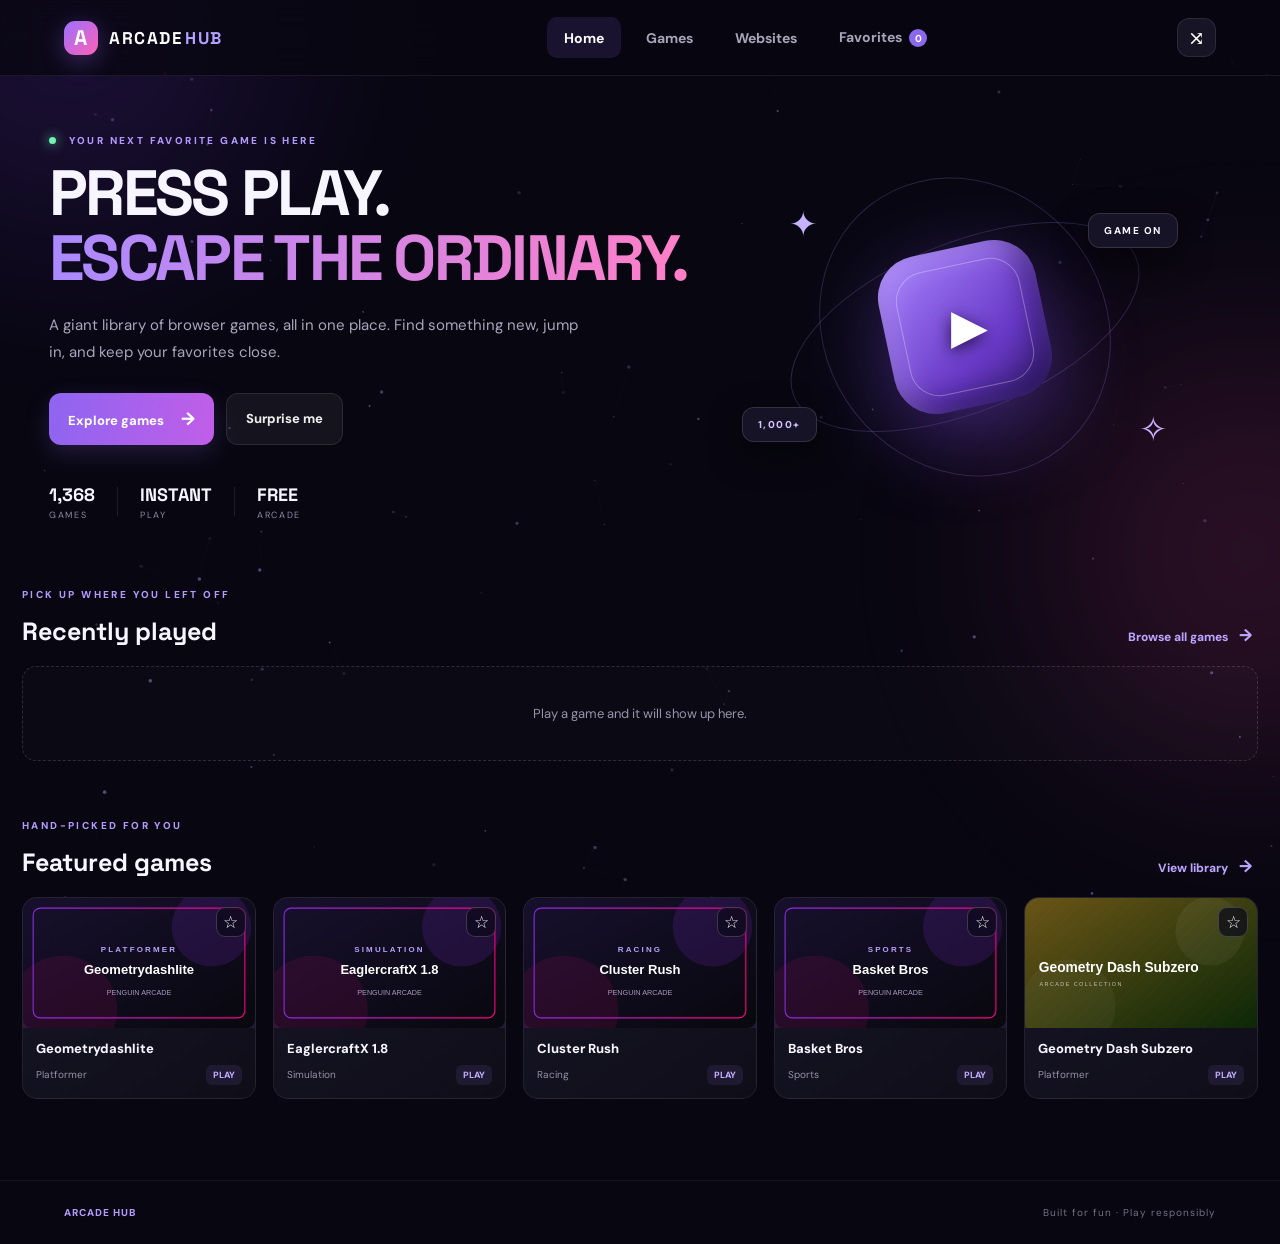
<file: index.html>
<!doctype html>
<html lang="en">
<head>
  <meta charset="utf-8">
  <meta name="viewport" content="width=device-width,initial-scale=1">
  <meta name="theme-color" content="#090811">
  <meta name="description" content="A personal browser arcade with a huge collection of games.">
  <title>Arcade Hub</title>
  <link rel="icon" href="assets/favicon.svg" type="image/svg+xml">
  <link rel="stylesheet" href="styles.css">
</head>
<body>
  <canvas id="ambient" aria-hidden="true"></canvas>
  <div class="glow glow-a"></div><div class="glow glow-b"></div>
  <header class="topbar">
    <a class="brand" href="#" data-page="home" aria-label="Arcade Hub home">
      <span class="brand-mark">A</span><span>ARCADE<span class="brand-light">HUB</span></span>
    </a>
    <nav class="main-nav">
      <button class="nav-link active" data-page="home">Home</button>
      <button class="nav-link" data-page="games">Games</button>
      <button class="nav-link" data-page="websites">Websites</button>
      <button class="nav-link" data-page="favorites">Favorites <span id="favorite-count" class="nav-count">0</span></button>
    </nav>
    <div class="top-actions">
      <button class="icon-button" id="random-button" title="Play a random game" aria-label="Play a random game">⤨</button>
      <button class="mobile-menu" id="mobile-menu" aria-label="Open menu">☰</button>
    </div>
  </header>

  <main class="shell">
    <section id="home-page" class="page active">
      <section class="hero">
        <div class="hero-copy">
          <div class="eyebrow"><span class="live-dot"></span> YOUR NEXT FAVORITE GAME IS HERE</div>
          <h1>PRESS PLAY.<br><span>ESCAPE THE ORDINARY.</span></h1>
          <p>A giant library of browser games, all in one place. Find something new, jump in, and keep your favorites close.</p>
          <div class="hero-actions">
            <button class="primary-button" data-page="games">Explore games <span>→</span></button>
            <button class="secondary-button" id="surprise-button">Surprise me</button>
          </div>
          <div class="hero-stats">
            <div><strong id="total-games">1,368</strong><span>GAMES</span></div>
            <i></i><div><strong>INSTANT</strong><span>PLAY</span></div><i></i><div><strong>FREE</strong><span>ARCADE</span></div>
          </div>
        </div>
        <div class="hero-art" aria-hidden="true">
          <div class="orbit orbit-one"></div><div class="orbit orbit-two"></div>
          <div class="hero-cube"><span>▶</span></div>
          <div class="float-chip chip-one">GAME ON</div><div class="float-chip chip-two">1,000+</div>
          <div class="spark spark-one">✦</div><div class="spark spark-two">✧</div>
        </div>
      </section>

      <section class="section-block">
        <div class="section-heading">
          <div><div class="eyebrow">PICK UP WHERE YOU LEFT OFF</div><h2>Recently played</h2></div>
          <button class="text-button" data-page="games">Browse all games <span>→</span></button>
        </div>
        <div id="recent-grid" class="game-grid compact-grid"><div class="empty-state">Play a game and it will show up here.</div></div>
      </section>

      <section class="section-block">
        <div class="section-heading">
          <div><div class="eyebrow">HAND-PICKED FOR YOU</div><h2>Featured games</h2></div>
          <button class="text-button" data-page="games">View library <span>→</span></button>
        </div>
        <div id="featured-grid" class="game-grid"></div>
      </section>
    </section>

    <section id="games-page" class="page">
      <div class="page-heading">
        <div><div class="eyebrow">THE FULL COLLECTION</div><h1>Game library</h1><p>Search, filter, and find your next game.</p></div>
        <div class="library-total"><strong id="library-count">1,368</strong><span>GAMES</span></div>
      </div>
      <div class="search-wrap"><span>⌕</span><input id="search" type="search" placeholder="Search games..." autocomplete="off"><kbd>CTRL K</kbd></div>
      <div class="filters" id="filters"></div>
      <div id="games-grid" class="game-grid"></div>
      <div id="no-results" class="empty-state hidden">No games found. Try another search.</div>
      <div id="load-more-wrap" class="load-more-wrap"><button class="secondary-button" id="load-more">Load more games</button></div>
    </section>

    <section id="websites-page" class="page">
      <div class="page-heading">
        <div><div class="eyebrow">YOUR FAVORITE DESTINATIONS</div><h1>Websites</h1><p>Open a site with one click. Links open in this same tab.</p></div>
        <div class="library-total"><strong>10</strong><span>WEBSITES</span></div>
      </div>
      <div class="website-grid" id="website-grid"></div>
    </section>

    <section id="favorites-page" class="page">
      <div class="page-heading"><div><div class="eyebrow">YOUR PERSONAL COLLECTION</div><h1>Favorites</h1><p>Games you have saved for later.</p></div></div>
      <div id="favorites-grid" class="game-grid"></div>
      <div id="favorites-empty" class="empty-state">Tap the ☆ on any game card to save it here.</div>
    </section>
  </main>

  <footer class="footer"><span>ARCADE HUB</span><span>Built for fun · Play responsibly</span></footer>

  <div id="player" class="player hidden" role="dialog" aria-modal="true" aria-label="Game player">
    <div class="player-bar">
      <div class="player-title"><button id="close-player" class="close-button" aria-label="Close game">×</button><strong id="player-name">Game</strong></div>
      <div class="player-controls"><button id="reload-game" title="Reload">↻</button><button id="fullscreen-game" title="Fullscreen">⛶</button></div>
    </div>
    <div class="player-frame-wrap"><iframe id="game-frame" title="Game" allow="autoplay; fullscreen; gamepad; clipboard-read; clipboard-write; pointer-lock" allowfullscreen sandbox="allow-scripts allow-same-origin allow-pointer-lock allow-forms allow-popups allow-downloads allow-modals"></iframe></div>
  </div>

  <script src="app.js"></script>
</body>
</html>
</file>
<file: styles.css>
@import url('https://fonts.googleapis.com/css2?family=DM+Sans:wght@400;500;600;700;800&family=Space+Grotesk:wght@500;600;700&display=swap');
:root{--bg:#080711;--panel:#11101d;--panel2:#171526;--line:rgba(255,255,255,.09);--text:#f7f5ff;--muted:#a5a0b8;--purple:#9b70ff;--pink:#ff61b5;--cyan:#63e7ff;--radius:18px}
*{box-sizing:border-box}
html{scroll-behavior:smooth}
body{margin:0;min-height:100vh;background:var(--bg);color:var(--text);font-family:'DM Sans',sans-serif;overflow-x:hidden}
button,input{font:inherit}
button{cursor:pointer}
#ambient{position:fixed;inset:0;width:100%;height:100%;z-index:-3;pointer-events:none;opacity:.75}
.glow{position:fixed;z-index:-2;width:420px;height:420px;border-radius:50%;filter:blur(110px);opacity:.16;pointer-events:none}
.glow-a{top:-180px;left:-140px;background:#873cff}.glow-b{right:-180px;top:38%;background:#ed3f9c}
.topbar{height:76px;display:flex;align-items:center;justify-content:space-between;padding:0 clamp(18px,5vw,76px);border-bottom:1px solid rgba(255,255,255,.07);background:rgba(8,7,17,.78);backdrop-filter:blur(18px);position:sticky;top:0;z-index:20}
.brand{display:flex;align-items:center;gap:11px;color:#fff;text-decoration:none;font:800 17px 'Space Grotesk',sans-serif;letter-spacing:1.5px}
.brand-mark{width:34px;height:34px;border-radius:11px;display:grid;place-items:center;background:linear-gradient(135deg,var(--purple),var(--pink));box-shadow:0 6px 24px #9b70ff55;font-size:21px}
.brand-light{color:#b5a1ff;margin-left:3px}
.main-nav{display:flex;gap:8px;margin-left:8%}
.nav-link{background:transparent;border:0;color:#a9a4ba;padding:11px 17px;border-radius:10px;font-size:14px;font-weight:700;transition:.2s}
.nav-link:hover,.nav-link.active{background:rgba(155,112,255,.13);color:#fff}
.nav-count{display:inline-grid;place-items:center;min-width:18px;height:18px;padding:0 5px;margin-left:4px;border-radius:99px;background:#8c68ef;color:white;font-size:10px}
.top-actions{display:flex;gap:9px}
.icon-button,.mobile-menu{width:39px;height:39px;border:1px solid var(--line);border-radius:12px;background:#171425;color:#fff;font-size:20px}
.mobile-menu{display:none}
.shell{width:min(1320px,calc(100% - 44px));margin:0 auto}
.page{display:none;animation:fadein .35s ease}.page.active{display:block}
@keyframes fadein{from{opacity:0;transform:translateY(8px)}to{opacity:1;transform:translateY(0)}}
.hero{min-height:470px;display:grid;grid-template-columns:1.1fr .9fr;align-items:center;padding:58px 2.2% 45px;position:relative;overflow:hidden}
.hero-copy{position:relative;z-index:2}
.eyebrow{font-size:10px;letter-spacing:2.4px;font-weight:800;color:#b49aff;margin-bottom:14px}
.live-dot{display:inline-block;width:7px;height:7px;border-radius:50%;background:#72f1b1;box-shadow:0 0 12px #72f1b1;margin-right:8px}
.hero h1,.page-heading h1{font:700 clamp(37px,5vw,65px)/1.02 'Space Grotesk',sans-serif;letter-spacing:-2.7px;margin:0 0 20px}
.hero h1 span{background:linear-gradient(90deg,#a98aff,#ff7fc7);-webkit-background-clip:text;background-clip:text;color:transparent}
.hero p{color:#aaa5bc;max-width:540px;line-height:1.8;font-size:15px;margin:0}
.hero-actions{display:flex;gap:12px;margin-top:27px}
.primary-button,.secondary-button{border:0;border-radius:12px;padding:14px 19px;font-size:13px;font-weight:800;transition:.2s}
.primary-button{background:linear-gradient(100deg,#8d65f1,#c15ee8);color:#fff;box-shadow:0 8px 25px #9b70ff30}
.primary-button:hover{transform:translateY(-2px);filter:brightness(1.12)}
.primary-button span{font-size:18px;margin-left:14px}
.secondary-button{background:rgba(255,255,255,.055);border:1px solid var(--line);color:#eee}
.secondary-button:hover{background:rgba(255,255,255,.1)}
.hero-stats{display:flex;align-items:center;gap:22px;margin-top:38px}
.hero-stats div{display:grid;gap:3px}.hero-stats strong{font:700 18px 'Space Grotesk'}.hero-stats span{font-size:9px;letter-spacing:1.6px;color:#8e89a4}.hero-stats i{width:1px;height:29px;background:var(--line)}
.hero-art{height:360px;position:relative;display:grid;place-items:center}
.orbit{position:absolute;border:1px solid rgba(179,147,255,.2);border-radius:50%;transform:rotate(-22deg)}
.orbit-one{width:370px;height:170px}.orbit-two{width:310px;height:280px;transform:rotate(52deg)}
.hero-cube{width:160px;height:160px;border-radius:42px;display:grid;place-items:center;background:linear-gradient(145deg,#a884ff,#6939c7 65%,#351c70);box-shadow:inset 12px 12px 28px #ffffff26,inset -12px -14px 28px #1a0d3f88,0 25px 85px #7c49e877;transform:rotate(-12deg);animation:float 5s ease-in-out infinite}
.hero-cube:before{content:"";position:absolute;inset:17px;border:1px solid #ffffff4c;border-radius:30px}
.hero-cube span{font-size:48px;color:white;text-shadow:0 4px 16px #29134f;transform:rotate(12deg);margin-left:8px}
@keyframes float{0%,100%{transform:translateY(0) rotate(-12deg)}50%{transform:translateY(-15px) rotate(-8deg)}}
.float-chip{position:absolute;padding:10px 15px;border-radius:12px;background:#171327;border:1px solid #ffffff20;box-shadow:0 12px 32px #0008;font-size:10px;font-weight:800;letter-spacing:1.5px}
.chip-one{top:66px;right:10%}.chip-two{bottom:65px;left:8%;color:#d5c2ff}
.spark{position:absolute;color:#c8b2ff;font-size:34px;animation:twinkle 2.8s ease-in-out infinite}.spark-one{top:55px;left:17%}.spark-two{right:12%;bottom:55px;animation-delay:1s}
@keyframes twinkle{50%{opacity:.35;transform:scale(.7) rotate(30deg)}}
.section-block{padding:22px 0 36px}
.section-heading{display:flex;justify-content:space-between;align-items:end;margin-bottom:19px}
.section-heading h2{font:700 25px 'Space Grotesk';margin:0}
.text-button{background:transparent;border:0;color:#bca5ff;font-size:12px;font-weight:800}.text-button span{font-size:17px;margin-left:8px}
.game-grid{display:grid;grid-template-columns:repeat(5,minmax(0,1fr));gap:17px}
.compact-grid{grid-template-columns:repeat(4,minmax(0,1fr))}
.game-card{min-width:0;background:linear-gradient(145deg,rgba(25,23,41,.95),rgba(15,14,25,.95));border:1px solid rgba(255,255,255,.075);border-radius:15px;overflow:hidden;transition:transform .2s,border-color .2s,box-shadow .2s;cursor:pointer;position:relative}
.game-card:hover{transform:translateY(-5px);border-color:#a17bff88;box-shadow:0 15px 38px #0007,0 0 0 1px #a17bff18}
.card-image{width:100%;aspect-ratio:16/9;display:block;object-fit:cover;background:#211a37}
.card-info{padding:12px 13px 13px}
.card-title{font-size:13px;font-weight:800;white-space:nowrap;overflow:hidden;text-overflow:ellipsis;margin:0 0 8px}
.card-meta{display:flex;align-items:center;justify-content:space-between;color:#9690a8;font-size:10px}
.category-pill{padding:4px 7px;border-radius:6px;background:#a27cff1b;color:#c4adff;font-size:9px;font-weight:800}
.favorite-toggle{position:absolute;top:9px;right:9px;width:30px;height:30px;border:1px solid #ffffff30;border-radius:9px;background:#0b0919b8;color:#fff;font-size:17px;backdrop-filter:blur(8px)}
.favorite-toggle.saved{color:#ff8cc8;border-color:#ff8cc855}
.page-heading{display:flex;justify-content:space-between;align-items:end;padding:55px 1% 25px}
.page-heading h1{font-size:42px;letter-spacing:-1.5px;margin-bottom:8px}
.page-heading p{color:#a7a1b8;margin:0;font-size:14px}
.library-total{display:grid;text-align:right;gap:3px}.library-total strong{font:700 28px 'Space Grotesk'}.library-total span{font-size:9px;letter-spacing:2px;color:#a69abb}
.search-wrap{display:flex;align-items:center;gap:12px;padding:0 16px;height:54px;background:#131120;border:1px solid var(--line);border-radius:13px;margin-bottom:18px}
.search-wrap>span{font-size:27px;color:#bca5ff}.search-wrap input{flex:1;min-width:0;background:transparent;border:0;outline:0;color:#fff;font-size:14px}.search-wrap input::placeholder{color:#777187}.search-wrap kbd{font-size:10px;color:#928ca3;border:1px solid #ffffff20;padding:5px 7px;border-radius:6px}
.filters{display:flex;gap:8px;flex-wrap:wrap;margin-bottom:23px}
.filter-button{padding:8px 13px;border-radius:8px;border:1px solid var(--line);background:#141222;color:#aaa4ba;font-size:11px;font-weight:700}
.filter-button.active,.filter-button:hover{background:#8f68ec2b;border-color:#a17bff77;color:#e8dcff}
.load-more-wrap{text-align:center;padding:28px 0 60px}
.empty-state{grid-column:1/-1;padding:38px 20px;text-align:center;border:1px dashed #ffffff24;border-radius:14px;color:#9992ad;background:#ffffff04;font-size:13px}
.hidden{display:none!important}
.footer{border-top:1px solid #ffffff0d;padding:25px clamp(20px,5vw,76px);display:flex;justify-content:space-between;color:#746f84;font-size:10px;letter-spacing:1px;margin-top:45px}
.footer span:first-child{color:#b29aff;font-weight:800}
.player{position:fixed;inset:0;background:#05040a;z-index:50;display:flex;flex-direction:column}
.player-bar{height:58px;display:flex;align-items:center;justify-content:space-between;padding:0 18px;background:#11101d;border-bottom:1px solid #ffffff15}
.player-title,.player-controls{display:flex;align-items:center;gap:14px}.player-title strong{font-size:14px}
.close-button,.player-controls button{width:34px;height:34px;border:1px solid #ffffff20;border-radius:9px;background:#211d31;color:#fff;font-size:22px}
.player-controls button{font-size:18px}
.player-frame-wrap{flex:1;min-height:0}
#game-frame{width:100%;height:100%;border:0;background:#000}
@media(max-width:1050px){.game-grid{grid-template-columns:repeat(4,minmax(0,1fr))}.hero-art{transform:scale(.86)}}
@media(max-width:760px){.topbar{height:64px}.main-nav{display:none;position:absolute;top:64px;left:0;right:0;margin:0;padding:10px 18px;background:#0d0b18;border-bottom:1px solid var(--line)}.main-nav.open{display:flex;justify-content:center}.mobile-menu{display:block}.hero{grid-template-columns:1fr;padding-top:48px}.hero-art{height:250px;transform:scale(.78);margin-top:0}.hero h1{font-size:43px}.hero-stats{gap:15px}.game-grid,.compact-grid{grid-template-columns:repeat(2,minmax(0,1fr));gap:12px}.page-heading{padding-top:38px}.page-heading h1{font-size:34px}.section-heading h2{font-size:21px}.section-block{padding-top:14px}.footer{margin-top:20px}.shell{width:calc(100% - 28px)}}
@media(max-width:420px){.hero h1{font-size:36px}.hero-art{height:215px;transform:scale(.68);margin-left:-10px;margin-right:-10px}.hero-stats{gap:10px}.hero-stats strong{font-size:15px}.hero-stats span{font-size:8px}.hero-stats i{height:24px}.section-heading{align-items:center}.text-button{font-size:10px}.search-wrap kbd{display:none}}

/* Website directory */
.website-grid{display:grid;grid-template-columns:repeat(5,minmax(0,1fr));gap:17px;padding-bottom:65px}
.website-card{display:flex;align-items:center;gap:14px;min-width:0;padding:14px;background:linear-gradient(145deg,rgba(25,23,41,.96),rgba(15,14,25,.96));border:1px solid rgba(255,255,255,.075);border-radius:16px;color:var(--text);text-decoration:none;transition:transform .2s,border-color .2s,box-shadow .2s}
.website-card:hover{transform:translateY(-4px);border-color:#a17bff88;box-shadow:0 15px 38px #0007,0 0 0 1px #a17bff18}
.website-image-wrap{width:78px;height:70px;flex:0 0 78px;display:grid;place-items:center;overflow:hidden;border-radius:12px;background:rgba(255,255,255,.96);padding:8px}
.website-image{display:block;width:100%;height:100%;max-height:54px;aspect-ratio:1;object-fit:contain}
.website-info{min-width:0;flex:1}
.website-info h3{font:700 14px 'Space Grotesk',sans-serif;margin:0 0 5px;white-space:nowrap;overflow:hidden;text-overflow:ellipsis}
.website-info p{font-size:11px;color:#9992ad;margin:0 0 10px}
.website-open{font-size:9px;letter-spacing:1.2px;font-weight:800;color:#c4adff}.website-open b{font-size:14px;margin-left:5px}
@media(max-width:1050px){.website-grid{grid-template-columns:repeat(3,minmax(0,1fr))}}
@media(max-width:760px){.website-grid{grid-template-columns:repeat(2,minmax(0,1fr));gap:11px}.website-card{padding:10px;gap:10px}.website-image-wrap{width:62px;flex-basis:62px}}
@media(max-width:420px){.website-grid{grid-template-columns:1fr}.website-card{padding:12px}.website-image-wrap{width:70px;flex-basis:70px}}
/* In-arcade website viewer */
.website-viewer {
  width: 100%;
  height: calc(100vh - 115px);
  min-height: 500px;
  margin-bottom: 35px;
  display: flex;
  flex-direction: column;
  overflow: hidden;
  background: #05040a;
  border: 1px solid rgba(255,255,255,.12);
  border-radius: 15px;
}

.website-viewer.hidden {
  display: none !important;
}

.website-viewer-bar {
  min-height: 58px;
  display: flex;
  align-items: center;
  justify-content: space-between;
  gap: 14px;
  padding: 10px 14px;
  background: #11101d;
  border-bottom: 1px solid rgba(255,255,255,.12);
}

.website-viewer-bar strong {
  color: #fff;
  font-size: 14px;
  overflow: hidden;
  text-overflow: ellipsis;
}

.website-viewer-controls {
  display: flex;
  gap: 8px;
}

.website-viewer-controls button {
  width: 36px;
  height: 36px;
  border: 1px solid rgba(255,255,255,.18);
  border-radius: 9px;
  background: #211d31;
  color: white;
  font-size: 20px;
  cursor: pointer;
}

#website-frame {
  flex: 1;
  width: 100%;
  min-height: 0;
  border: 0;
  background: white;
}

@media(max-width:600px) {
  .website-viewer {
    height: calc(100vh - 90px);
    min-height: 400px;
  }

  .website-viewer-bar {
    gap: 8px;
    padding: 8px;
  }

  .website-viewer-bar strong {
    font-size: 12px;
  }

  .website-viewer-bar .secondary-button {
    padding: 10px;
    font-size: 11px;
  }
}

/* WEBSITE VIEWER */
.website-viewer {
  width: 100%;
  height: calc(100vh - 115px);
  min-height: 500px;
  margin-bottom: 35px;
  display: flex;
  flex-direction: column;
  overflow: hidden;
  background: #05040a;
  border: 1px solid rgba(255,255,255,.12);
  border-radius: 15px;
}

.website-viewer.hidden {
  display: none !important;
}

.website-viewer-bar {
  min-height: 58px;
  display: flex;
  align-items: center;
  justify-content: space-between;
  gap: 14px;
  padding: 10px 14px;
  background: #11101d;
  border-bottom: 1px solid rgba(255,255,255,.12);
}

.website-viewer-bar strong {
  color: #fff;
  font-size: 14px;
}

.website-viewer-controls {
  display: flex;
  gap: 8px;
}

.website-viewer-controls button {
  width: 36px;
  height: 36px;
  border: 1px solid rgba(255,255,255,.18);
  border-radius: 9px;
  background: #211d31;
  color: white;
  font-size: 20px;
  cursor: pointer;
}

#website-frame {
  flex: 1;
  width: 100%;
  min-height: 0;
  border: 0;
  background: white;
}

.website-viewer-notice {
  padding: 8px;
  background: #211a32;
  color: #d0c0ed;
  font-size: 11px;
  text-align: center;
}

@media(max-width:600px) {
  .website-viewer {
    height: calc(100vh - 90px);
    min-height: 400px;
  }

  .website-viewer-bar {
    gap: 8px;
    padding: 8px;
  }

  .website-viewer-bar strong {
    font-size: 12px;
  }
}
</file>
